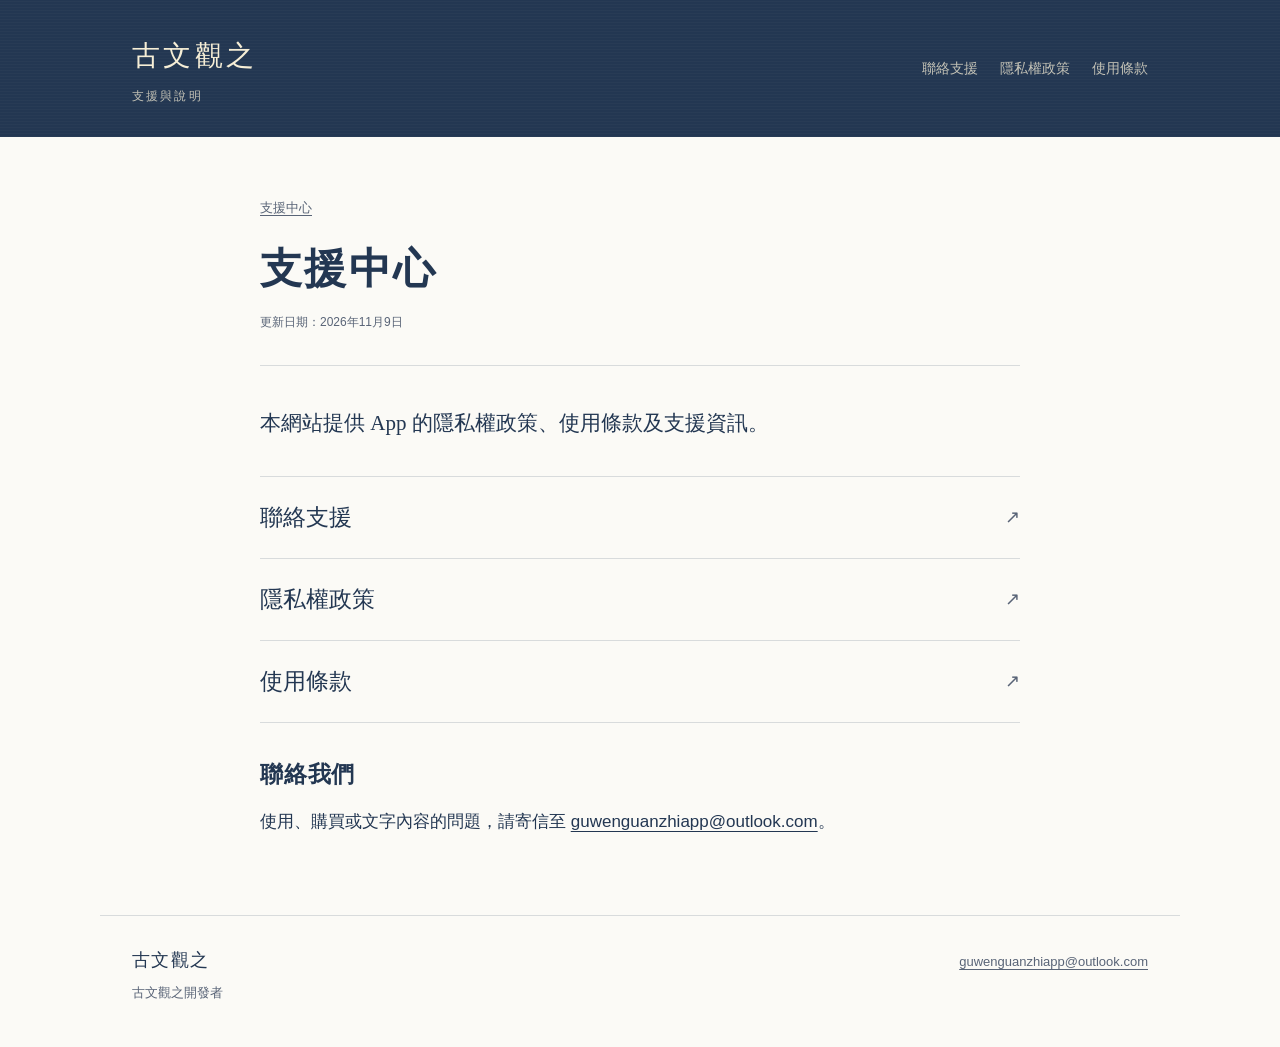
<file: index.html>
<!doctype html>
<html lang="zh-Hant"><head><meta charset="utf-8"><meta name="viewport" content="width=device-width, initial-scale=1">
<meta name="description" content="古文觀之的支援中心。離線古籍閱讀與一次性購買的相關說明及聯絡方式。">
<meta name="referrer" content="no-referrer"><meta http-equiv="Content-Security-Policy" content="default-src 'none'; style-src 'self'; base-uri 'none'; form-action 'none'">
<title>支援中心｜古文觀之</title><link rel="stylesheet" href="styles.css"></head>
<body><a class="skip" href="#main">跳至主要內容</a><header class="masthead"><div class="header-inner"><a class="brand" href="index.html">古文觀之<span>支援與說明</span></a><nav aria-label="主要導覽"><a href="support.html">聯絡支援</a><a href="privacy.html">隱私權政策</a><a href="terms.html">使用條款</a></nav></div></header>
<main id="main" tabindex="-1"><div class="page-heading"><a class="back" href="index.html">支援中心</a><h1>支援中心</h1><p class="intro"></p><p class="date">更新日期：2026年11月9日</p></div><article><div class="intro-note"><p>本網站提供 App 的隱私權政策、使用條款及支援資訊。</p></div><div class="document-list"><a href="support.html"><span>聯絡支援</span><span aria-hidden="true">↗</span></a><a href="privacy.html"><span>隱私權政策</span><span aria-hidden="true">↗</span></a><a href="terms.html"><span>使用條款</span><span aria-hidden="true">↗</span></a></div><section><h2>聯絡我們</h2><p>使用、購買或文字內容的問題，請寄信至 <a class="email" href="mailto:guwenguanzhiapp@outlook.com">guwenguanzhiapp@outlook.com</a>。</p></section></article></main>
<footer><div><a href="index.html">古文觀之</a><span>古文觀之開發者</span></div><a class="email" href="mailto:guwenguanzhiapp@outlook.com">guwenguanzhiapp@outlook.com</a></footer></body></html>
</file>
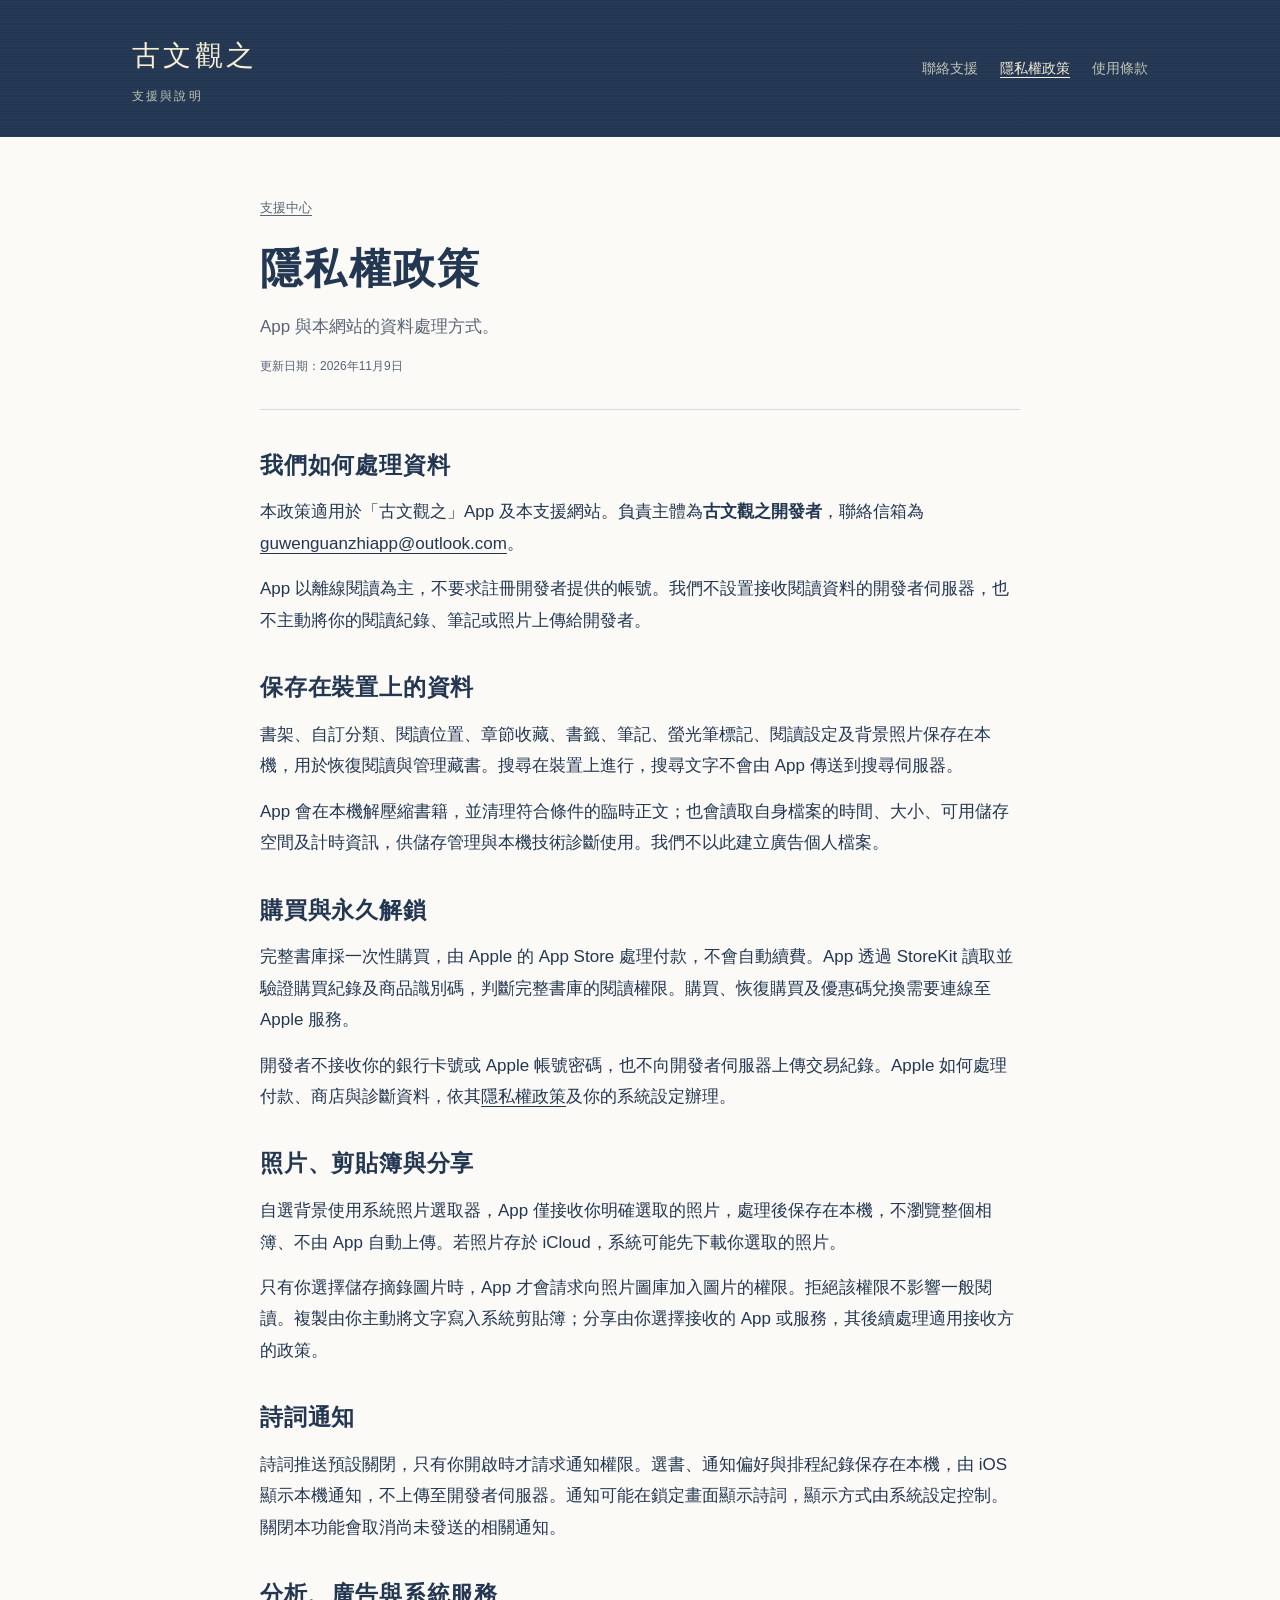
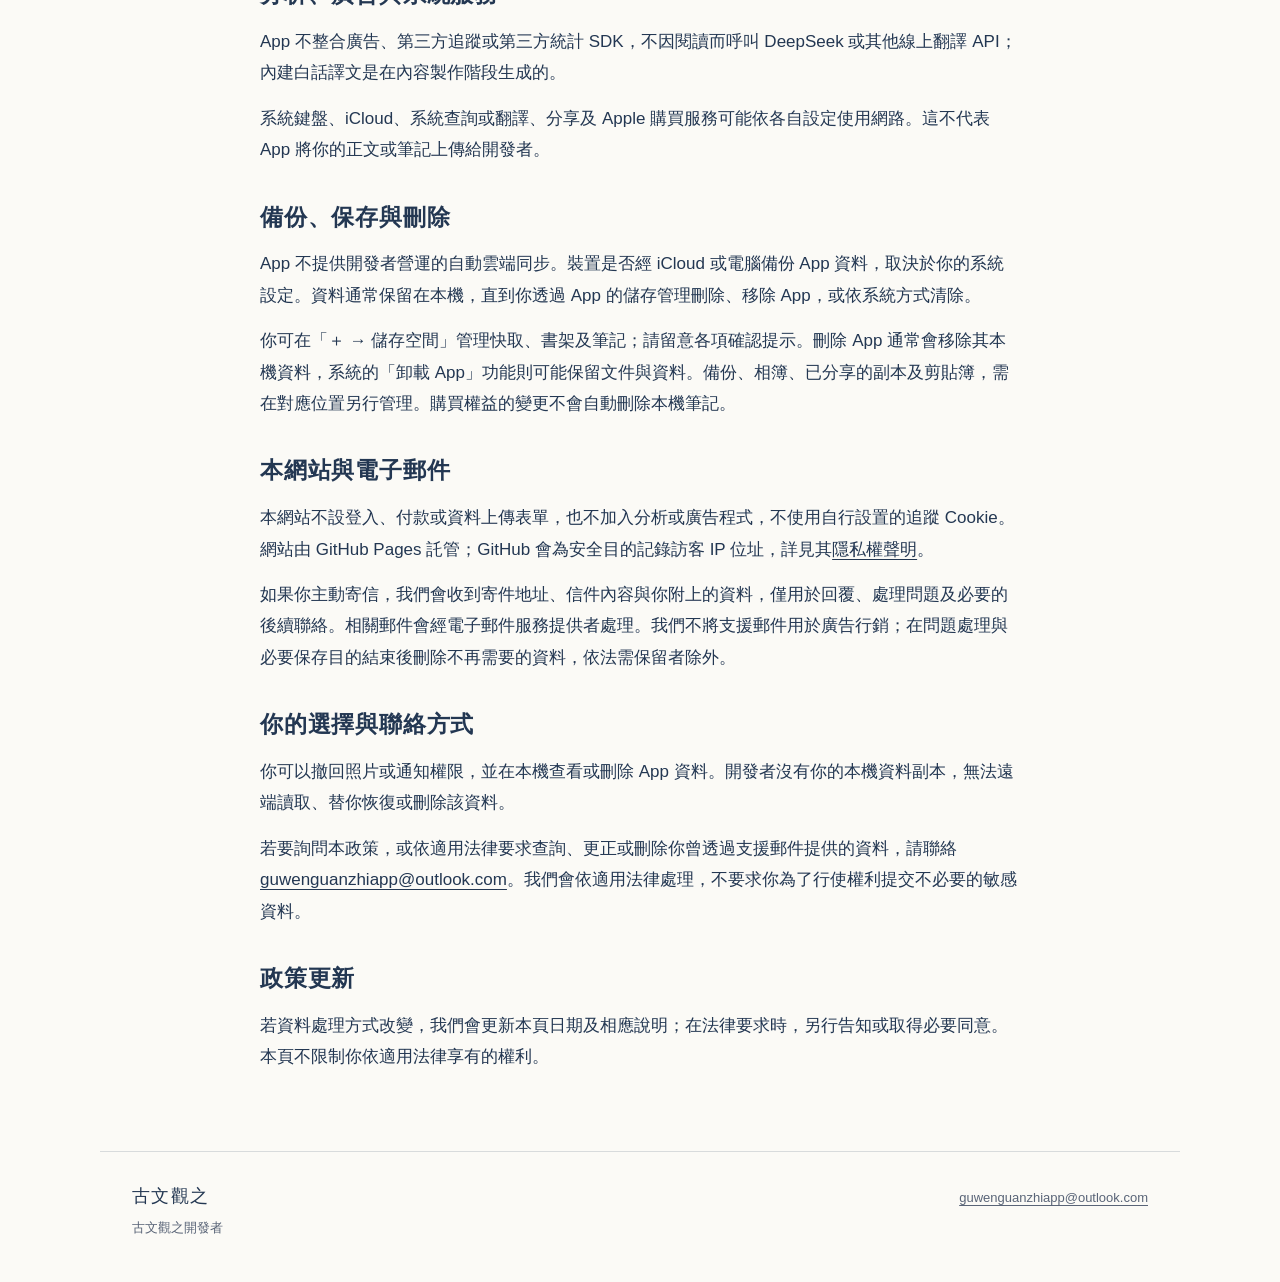
<file: privacy.html>
<!doctype html>
<html lang="zh-Hant"><head><meta charset="utf-8"><meta name="viewport" content="width=device-width, initial-scale=1">
<meta name="description" content="古文觀之的隱私權政策。離線古籍閱讀與一次性購買的相關說明及聯絡方式。">
<meta name="referrer" content="no-referrer"><meta http-equiv="Content-Security-Policy" content="default-src 'none'; style-src 'self'; base-uri 'none'; form-action 'none'">
<title>隱私權政策｜古文觀之</title><link rel="stylesheet" href="styles.css"></head>
<body><a class="skip" href="#main">跳至主要內容</a><header class="masthead"><div class="header-inner"><a class="brand" href="index.html">古文觀之<span>支援與說明</span></a><nav aria-label="主要導覽"><a href="support.html">聯絡支援</a><a href="privacy.html" aria-current="page">隱私權政策</a><a href="terms.html">使用條款</a></nav></div></header>
<main id="main" tabindex="-1"><div class="page-heading"><a class="back" href="index.html">支援中心</a><h1>隱私權政策</h1><p class="intro">App 與本網站的資料處理方式。</p><p class="date">更新日期：2026年11月9日</p></div><article><section><h2>我們如何處理資料</h2><p>本政策適用於「古文觀之」App 及本支援網站。負責主體為<strong>古文觀之開發者</strong>，聯絡信箱為 <a href="mailto:guwenguanzhiapp@outlook.com">guwenguanzhiapp@outlook.com</a>。</p><p>App 以離線閱讀為主，不要求註冊開發者提供的帳號。我們不設置接收閱讀資料的開發者伺服器，也不主動將你的閱讀紀錄、筆記或照片上傳給開發者。</p></section><section><h2>保存在裝置上的資料</h2><p>書架、自訂分類、閱讀位置、章節收藏、書籤、筆記、螢光筆標記、閱讀設定及背景照片保存在本機，用於恢復閱讀與管理藏書。搜尋在裝置上進行，搜尋文字不會由 App 傳送到搜尋伺服器。</p><p>App 會在本機解壓縮書籍，並清理符合條件的臨時正文；也會讀取自身檔案的時間、大小、可用儲存空間及計時資訊，供儲存管理與本機技術診斷使用。我們不以此建立廣告個人檔案。</p></section><section><h2>購買與永久解鎖</h2><p>完整書庫採一次性購買，由 Apple 的 App Store 處理付款，不會自動續費。App 透過 StoreKit 讀取並驗證購買紀錄及商品識別碼，判斷完整書庫的閱讀權限。購買、恢復購買及優惠碼兌換需要連線至 Apple 服務。</p><p>開發者不接收你的銀行卡號或 Apple 帳號密碼，也不向開發者伺服器上傳交易紀錄。Apple 如何處理付款、商店與診斷資料，依其<a href="https://www.apple.com/legal/privacy/">隱私權政策</a>及你的系統設定辦理。</p></section><section><h2>照片、剪貼簿與分享</h2><p>自選背景使用系統照片選取器，App 僅接收你明確選取的照片，處理後保存在本機，不瀏覽整個相簿、不由 App 自動上傳。若照片存於 iCloud，系統可能先下載你選取的照片。</p><p>只有你選擇儲存摘錄圖片時，App 才會請求向照片圖庫加入圖片的權限。拒絕該權限不影響一般閱讀。複製由你主動將文字寫入系統剪貼簿；分享由你選擇接收的 App 或服務，其後續處理適用接收方的政策。</p></section><section><h2>詩詞通知</h2><p>詩詞推送預設關閉，只有你開啟時才請求通知權限。選書、通知偏好與排程紀錄保存在本機，由 iOS 顯示本機通知，不上傳至開發者伺服器。通知可能在鎖定畫面顯示詩詞，顯示方式由系統設定控制。關閉本功能會取消尚未發送的相關通知。</p></section><section><h2>分析、廣告與系統服務</h2><p>App 不整合廣告、第三方追蹤或第三方統計 SDK，不因閱讀而呼叫 DeepSeek 或其他線上翻譯 API；內建白話譯文是在內容製作階段生成的。</p><p>系統鍵盤、iCloud、系統查詢或翻譯、分享及 Apple 購買服務可能依各自設定使用網路。這不代表 App 將你的正文或筆記上傳給開發者。</p></section><section><h2>備份、保存與刪除</h2><p>App 不提供開發者營運的自動雲端同步。裝置是否經 iCloud 或電腦備份 App 資料，取決於你的系統設定。資料通常保留在本機，直到你透過 App 的儲存管理刪除、移除 App，或依系統方式清除。</p><p>你可在「＋ → 儲存空間」管理快取、書架及筆記；請留意各項確認提示。刪除 App 通常會移除其本機資料，系統的「卸載 App」功能則可能保留文件與資料。備份、相簿、已分享的副本及剪貼簿，需在對應位置另行管理。購買權益的變更不會自動刪除本機筆記。</p></section><section><h2>本網站與電子郵件</h2><p>本網站不設登入、付款或資料上傳表單，也不加入分析或廣告程式，不使用自行設置的追蹤 Cookie。網站由 GitHub Pages 託管；GitHub 會為安全目的記錄訪客 IP 位址，詳見其<a href="https://docs.github.com/en/site-policy/privacy-policies/github-general-privacy-statement">隱私權聲明</a>。</p><p>如果你主動寄信，我們會收到寄件地址、信件內容與你附上的資料，僅用於回覆、處理問題及必要的後續聯絡。相關郵件會經電子郵件服務提供者處理。我們不將支援郵件用於廣告行銷；在問題處理與必要保存目的結束後刪除不再需要的資料，依法需保留者除外。</p></section><section><h2>你的選擇與聯絡方式</h2><p>你可以撤回照片或通知權限，並在本機查看或刪除 App 資料。開發者沒有你的本機資料副本，無法遠端讀取、替你恢復或刪除該資料。</p><p>若要詢問本政策，或依適用法律要求查詢、更正或刪除你曾透過支援郵件提供的資料，請聯絡 <a href="mailto:guwenguanzhiapp@outlook.com">guwenguanzhiapp@outlook.com</a>。我們會依適用法律處理，不要求你為了行使權利提交不必要的敏感資料。</p></section><section><h2>政策更新</h2><p>若資料處理方式改變，我們會更新本頁日期及相應說明；在法律要求時，另行告知或取得必要同意。本頁不限制你依適用法律享有的權利。</p></section></article></main>
<footer><div><a href="index.html">古文觀之</a><span>古文觀之開發者</span></div><a class="email" href="mailto:guwenguanzhiapp@outlook.com">guwenguanzhiapp@outlook.com</a></footer></body></html>
</file>
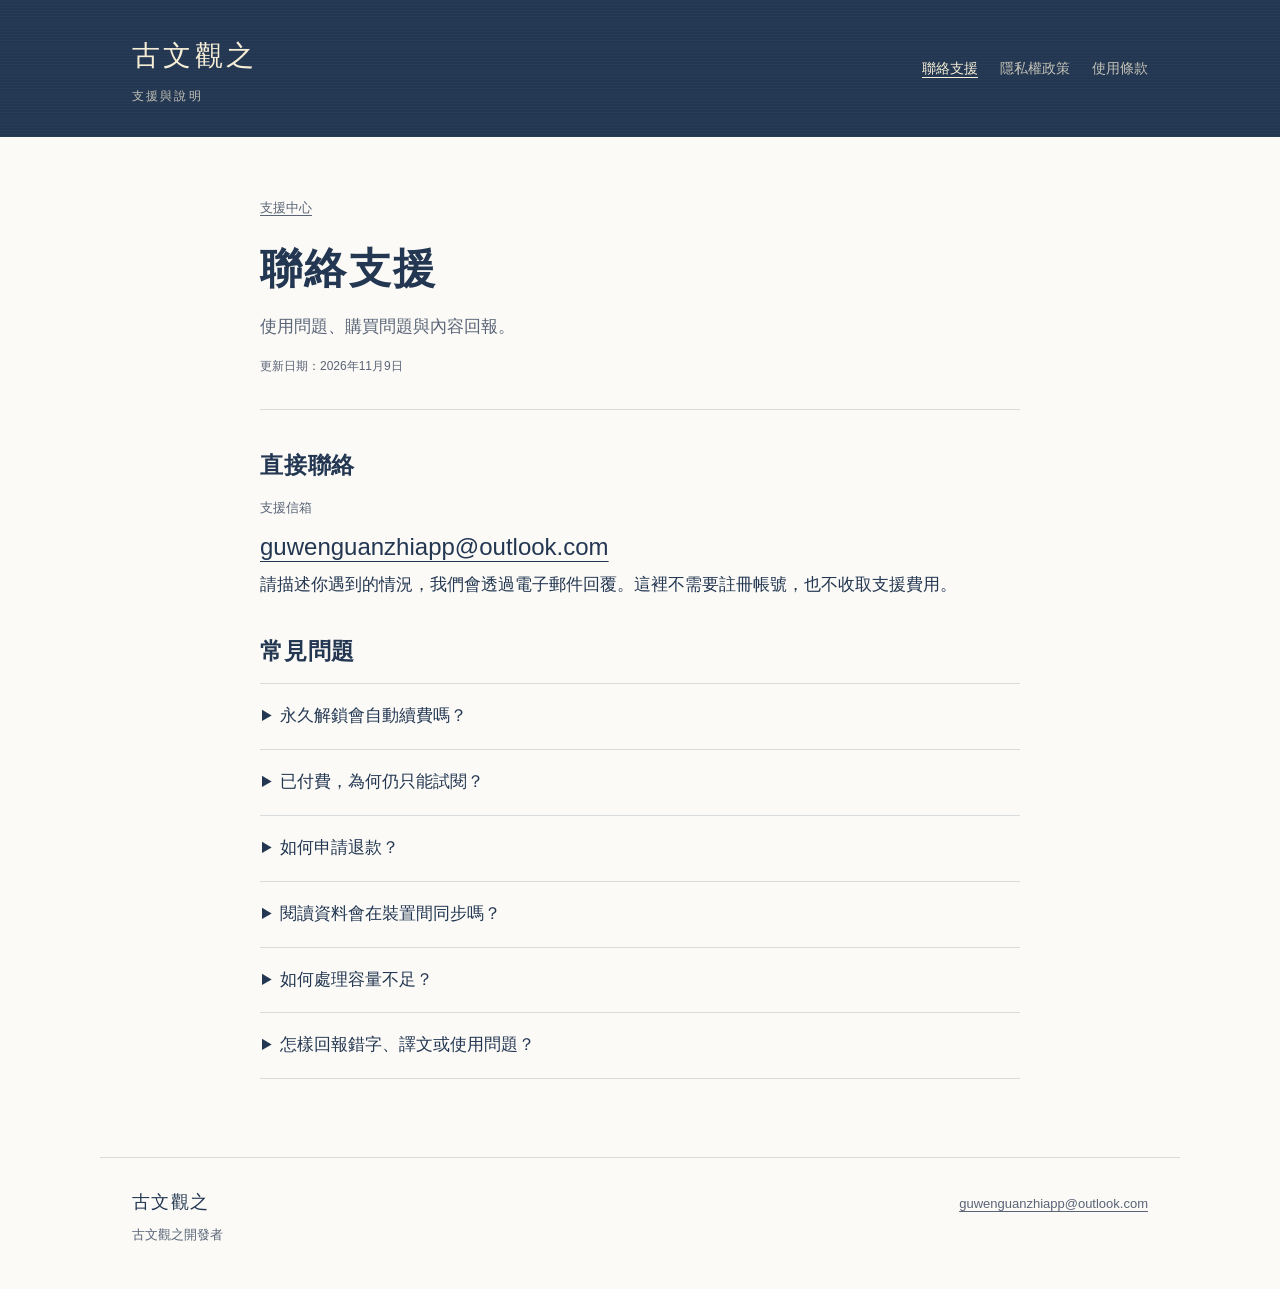
<file: support.html>
<!doctype html>
<html lang="zh-Hant"><head><meta charset="utf-8"><meta name="viewport" content="width=device-width, initial-scale=1">
<meta name="description" content="古文觀之的聯絡支援。離線古籍閱讀與一次性購買的相關說明及聯絡方式。">
<meta name="referrer" content="no-referrer"><meta http-equiv="Content-Security-Policy" content="default-src 'none'; style-src 'self'; base-uri 'none'; form-action 'none'">
<title>聯絡支援｜古文觀之</title><link rel="stylesheet" href="styles.css"></head>
<body><a class="skip" href="#main">跳至主要內容</a><header class="masthead"><div class="header-inner"><a class="brand" href="index.html">古文觀之<span>支援與說明</span></a><nav aria-label="主要導覽"><a href="support.html" aria-current="page">聯絡支援</a><a href="privacy.html">隱私權政策</a><a href="terms.html">使用條款</a></nav></div></header>
<main id="main" tabindex="-1"><div class="page-heading"><a class="back" href="index.html">支援中心</a><h1>聯絡支援</h1><p class="intro">使用問題、購買問題與內容回報。</p><p class="date">更新日期：2026年11月9日</p></div><article><section><h2>直接聯絡</h2><p class="contact-label">支援信箱</p><a class="contact-link" href="mailto:guwenguanzhiapp@outlook.com">guwenguanzhiapp@outlook.com</a><p>請描述你遇到的情況，我們會透過電子郵件回覆。這裡不需要註冊帳號，也不收取支援費用。</p></section><section><h2>常見問題</h2><details><summary>永久解鎖會自動續費嗎？</summary><div><p>不會。完整書庫採一次性購買，無須訂閱。</p></div></details><details><summary>已付費，為何仍只能試閱？</summary><div><p>請確認使用購買時的 Apple 帳號，連上網路後，在 App 點選「恢復購買」。若仍有問題，來信說明發生情況；不需要提供帳號密碼或完整付款資訊。</p></div></details><details><summary>如何申請退款？</summary><div><p>可前往 <a href="https://reportaproblem.apple.com/">Apple 問題回報網站</a>提出申請。退款資格與結果由 Apple 審核；亦可參閱 <a href="https://support.apple.com/zh-tw/118223">Apple 退款說明</a>。</p></div></details><details><summary>閱讀資料會在裝置間同步嗎？</summary><div><p>目前書架、閱讀位置及筆記主要保存在本機，沒有開發者提供的自動雲端同步。請不要為了排錯而直接刪除 App，避免失去本機資料。</p></div></details><details><summary>如何處理容量不足？</summary><div><p>可在「＋ → 儲存空間」查看與清理快取或書架內容；刪除前請閱讀確認提示。不要在沒有備份時清除需要保存的筆記或移除 App。</p></div></details><details><summary>怎樣回報錯字、譯文或使用問題？</summary><div><p>請寄出書名、章節、原句或問題操作步驟；使用問題可加上裝置型號、iOS 與 App 版本。截圖請先遮住個人資料，不要寄送密碼、驗證碼、銀行卡號或整份私人筆記。</p></div></details></section></article></main>
<footer><div><a href="index.html">古文觀之</a><span>古文觀之開發者</span></div><a class="email" href="mailto:guwenguanzhiapp@outlook.com">guwenguanzhiapp@outlook.com</a></footer></body></html>
</file>
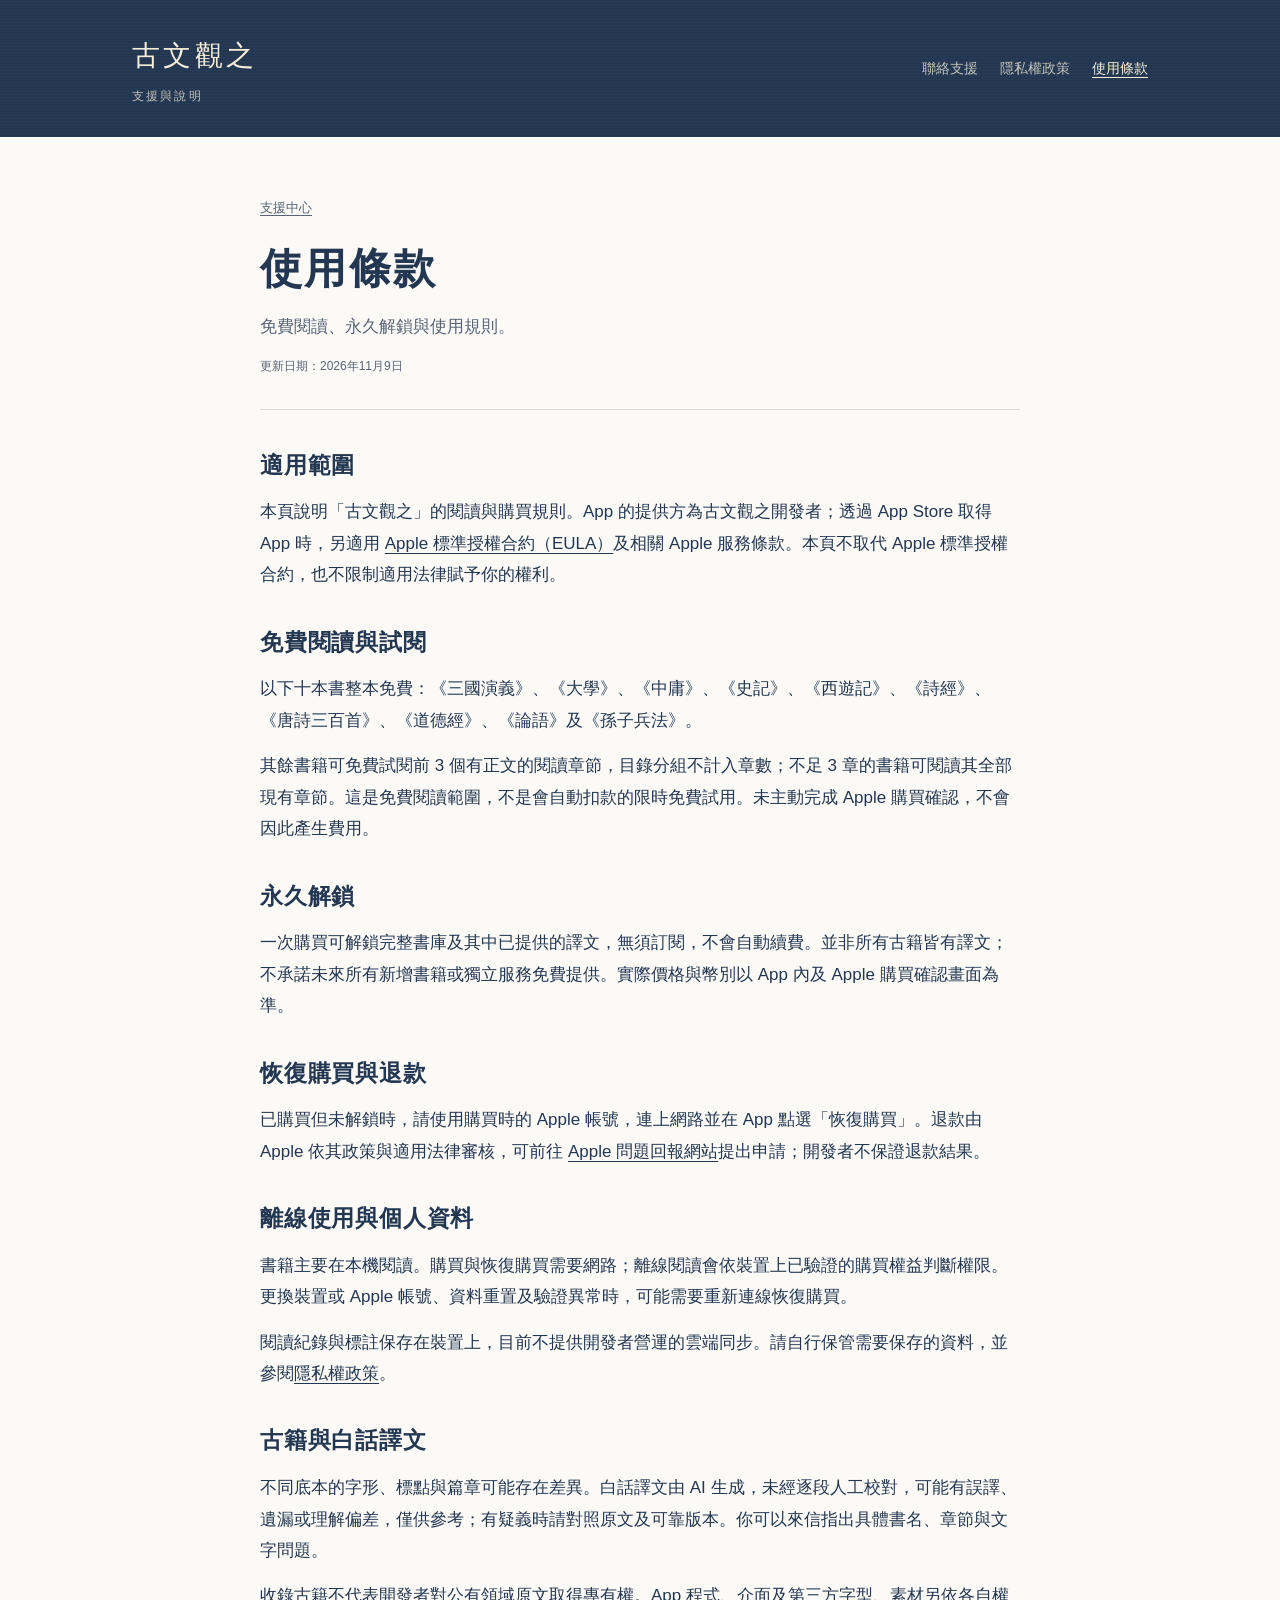
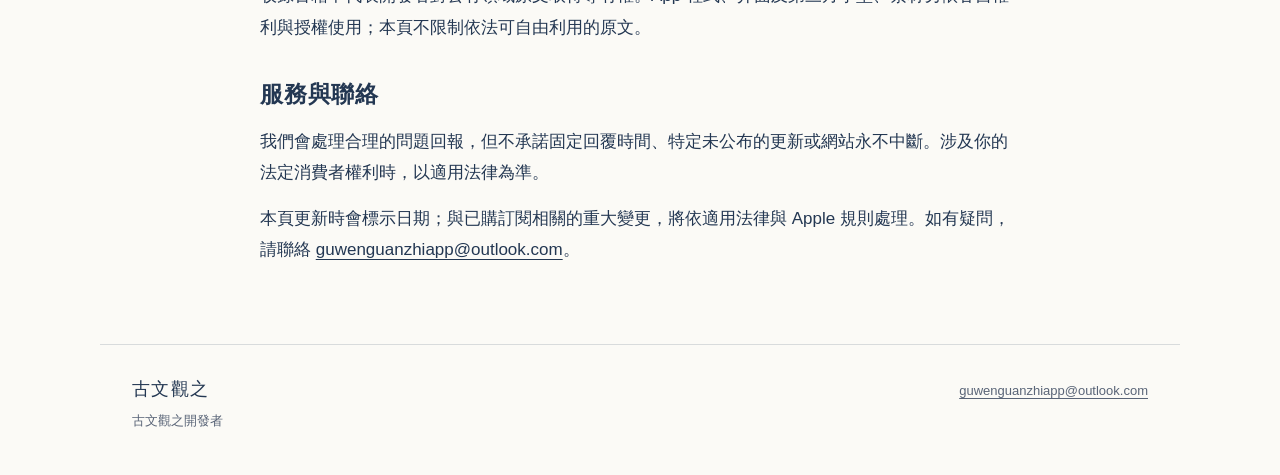
<file: terms.html>
<!doctype html>
<html lang="zh-Hant"><head><meta charset="utf-8"><meta name="viewport" content="width=device-width, initial-scale=1">
<meta name="description" content="古文觀之的使用條款。離線古籍閱讀與一次性購買的相關說明及聯絡方式。">
<meta name="referrer" content="no-referrer"><meta http-equiv="Content-Security-Policy" content="default-src 'none'; style-src 'self'; base-uri 'none'; form-action 'none'">
<title>使用條款｜古文觀之</title><link rel="stylesheet" href="styles.css"></head>
<body><a class="skip" href="#main">跳至主要內容</a><header class="masthead"><div class="header-inner"><a class="brand" href="index.html">古文觀之<span>支援與說明</span></a><nav aria-label="主要導覽"><a href="support.html">聯絡支援</a><a href="privacy.html">隱私權政策</a><a href="terms.html" aria-current="page">使用條款</a></nav></div></header>
<main id="main" tabindex="-1"><div class="page-heading"><a class="back" href="index.html">支援中心</a><h1>使用條款</h1><p class="intro">免費閱讀、永久解鎖與使用規則。</p><p class="date">更新日期：2026年11月9日</p></div><article><section><h2>適用範圍</h2><p>本頁說明「古文觀之」的閱讀與購買規則。App 的提供方為古文觀之開發者；透過 App Store 取得 App 時，另適用 <a href="https://www.apple.com/legal/internet-services/itunes/dev/stdeula/">Apple 標準授權合約（EULA）</a>及相關 Apple 服務條款。本頁不取代 Apple 標準授權合約，也不限制適用法律賦予你的權利。</p></section><section><h2>免費閱讀與試閱</h2><p>以下十本書整本免費：《三國演義》、《大學》、《中庸》、《史記》、《西遊記》、《詩經》、《唐詩三百首》、《道德經》、《論語》及《孫子兵法》。</p><p>其餘書籍可免費試閱前 3 個有正文的閱讀章節，目錄分組不計入章數；不足 3 章的書籍可閱讀其全部現有章節。這是免費閱讀範圍，不是會自動扣款的限時免費試用。未主動完成 Apple 購買確認，不會因此產生費用。</p></section><section><h2>永久解鎖</h2><p>一次購買可解鎖完整書庫及其中已提供的譯文，無須訂閱，不會自動續費。並非所有古籍皆有譯文；不承諾未來所有新增書籍或獨立服務免費提供。實際價格與幣別以 App 內及 Apple 購買確認畫面為準。</p></section><section><h2>恢復購買與退款</h2><p>已購買但未解鎖時，請使用購買時的 Apple 帳號，連上網路並在 App 點選「恢復購買」。退款由 Apple 依其政策與適用法律審核，可前往 <a href="https://reportaproblem.apple.com/">Apple 問題回報網站</a>提出申請；開發者不保證退款結果。</p></section><section><h2>離線使用與個人資料</h2><p>書籍主要在本機閱讀。購買與恢復購買需要網路；離線閱讀會依裝置上已驗證的購買權益判斷權限。更換裝置或 Apple 帳號、資料重置及驗證異常時，可能需要重新連線恢復購買。</p><p>閱讀紀錄與標註保存在裝置上，目前不提供開發者營運的雲端同步。請自行保管需要保存的資料，並參閱<a href="privacy.html">隱私權政策</a>。</p></section><section><h2>古籍與白話譯文</h2><p>不同底本的字形、標點與篇章可能存在差異。白話譯文由 AI 生成，未經逐段人工校對，可能有誤譯、遺漏或理解偏差，僅供參考；有疑義時請對照原文及可靠版本。你可以來信指出具體書名、章節與文字問題。</p><p>收錄古籍不代表開發者對公有領域原文取得專有權。App 程式、介面及第三方字型、素材另依各自權利與授權使用；本頁不限制依法可自由利用的原文。</p></section><section><h2>服務與聯絡</h2><p>我們會處理合理的問題回報，但不承諾固定回覆時間、特定未公布的更新或網站永不中斷。涉及你的法定消費者權利時，以適用法律為準。</p><p>本頁更新時會標示日期；與已購訂閱相關的重大變更，將依適用法律與 Apple 規則處理。如有疑問，請聯絡 <a href="mailto:guwenguanzhiapp@outlook.com">guwenguanzhiapp@outlook.com</a>。</p></section></article></main>
<footer><div><a href="index.html">古文觀之</a><span>古文觀之開發者</span></div><a class="email" href="mailto:guwenguanzhiapp@outlook.com">guwenguanzhiapp@outlook.com</a></footer></body></html>
</file>
<file: styles.css>
:root{color-scheme:light;--cloth:#233752;--ivory:#f6eed6;--paper:#fbfaf6;--ink:#233752;--muted:#596477;--line:rgba(35,55,82,.16)}
*{box-sizing:border-box}html{scroll-behavior:smooth}body{margin:0;background:var(--paper);color:var(--ink);font-family:-apple-system,BlinkMacSystemFont,"PingFang TC","Microsoft JhengHei",sans-serif;font-size:17px;line-height:1.85;overflow-wrap:anywhere}a{color:inherit;text-underline-offset:.25em;text-decoration-thickness:1px}a:hover{text-decoration-thickness:2px}a:focus-visible,summary:focus-visible{outline:3px solid #9d7240;outline-offset:5px;border-radius:3px}.skip{position:fixed;top:-100px;left:12px;z-index:5;background:var(--ivory);padding:10px 16px;color:var(--ink)}.skip:focus{top:12px}.masthead{background-color:var(--cloth);background-image:repeating-linear-gradient(0deg,rgba(246,238,214,.025) 0,rgba(246,238,214,.025) 1px,transparent 1px,transparent 3px);color:var(--ivory)}.header-inner{max-width:1080px;margin:auto;padding:30px 32px;display:flex;align-items:center;justify-content:space-between;gap:24px}.brand{font-family:"Songti TC","Noto Serif CJK TC",serif;font-size:28px;letter-spacing:.12em;text-decoration:none;white-space:nowrap;display:block}.brand span{display:block;font-family:-apple-system,BlinkMacSystemFont,"PingFang TC",sans-serif;font-size:12px;letter-spacing:.18em;opacity:.76;margin-top:3px}nav{display:flex;gap:22px;flex-wrap:wrap}nav a{font-size:14px;padding:10px 0;text-decoration:none;opacity:.76}nav a:hover,nav a[aria-current=page]{opacity:1;text-decoration:underline}main{max-width:824px;margin:0 auto;padding:54px 32px 78px}.back{font-size:13px;color:var(--muted)}h1,h2{font-family:"Songti TC","Noto Serif CJK TC",serif}h1{font-size:clamp(30px,5vw,42px);line-height:1.4;font-weight:600;letter-spacing:.055em;margin:18px 0 12px}h2{font-size:23px;font-weight:600;line-height:1.55;letter-spacing:.035em;margin:0 0 13px}.intro{color:var(--muted);margin:0 0 12px;font-size:17px}.date{color:var(--muted);font-size:12px;margin:0}.page-heading{padding-bottom:32px;border-bottom:1px solid var(--line);margin-bottom:38px}section{margin-top:34px}p{margin:0 0 14px}p:last-child{margin-bottom:0}strong{font-weight:600}.intro-note{font-family:"Songti TC",serif;font-size:21px;line-height:1.9;margin-bottom:32px}.document-list{border-top:1px solid var(--line)}.document-list>a{display:flex;justify-content:space-between;align-items:center;gap:20px;min-height:82px;border-bottom:1px solid var(--line);text-decoration:none;font-family:"Songti TC",serif;font-size:23px}.document-list>a:hover{background:rgba(35,55,82,.035)}.document-list>a>span:last-child{font-size:18px;color:var(--muted)}.contact-label{color:var(--muted);font-size:13px;margin-bottom:4px}.contact-link{font-size:clamp(16px,3.5vw,24px);font-weight:500}details{border-bottom:1px solid var(--line)}details:first-of-type{border-top:1px solid var(--line)}summary{cursor:pointer;font-weight:500;padding:18px 2px;min-height:56px;line-height:1.7}details>div{padding:0 20px 20px;color:var(--muted);font-size:16px}footer{border-top:1px solid var(--line);max-width:1080px;margin:auto;padding:28px 32px 42px;display:flex;justify-content:space-between;align-items:start;gap:20px;font-size:13px;color:var(--muted)}footer>div{display:flex;flex-direction:column;gap:3px}footer>div>a{font-family:"Songti TC",serif;font-size:18px;color:var(--ink);text-decoration:none;letter-spacing:.08em}.email{overflow-wrap:anywhere}footer .email{padding:6px 0}@media(max-width:600px){.header-inner{padding:24px;align-items:start;flex-direction:column;gap:12px}.brand{font-size:26px}nav{gap:20px}nav a{font-size:14px;min-height:44px;display:inline-flex;align-items:center}main{padding:32px 24px 54px}.page-heading{margin-bottom:28px;padding-bottom:24px}section{margin-top:28px}h2{font-size:21px}.document-list>a{font-size:22px;min-height:76px}footer{padding:24px 24px 34px;flex-direction:column;gap:12px}}@media(prefers-reduced-motion:reduce){html{scroll-behavior:auto}}@media print{.masthead{background:none;color:black}.skip,nav,.back{display:none}main{max-width:none;padding:0}.page-heading{margin:0 0 20px}footer{padding:16px 0}details>div{display:block}a{text-decoration:underline}body{background:white;color:black;font-size:12pt}}
</file>
